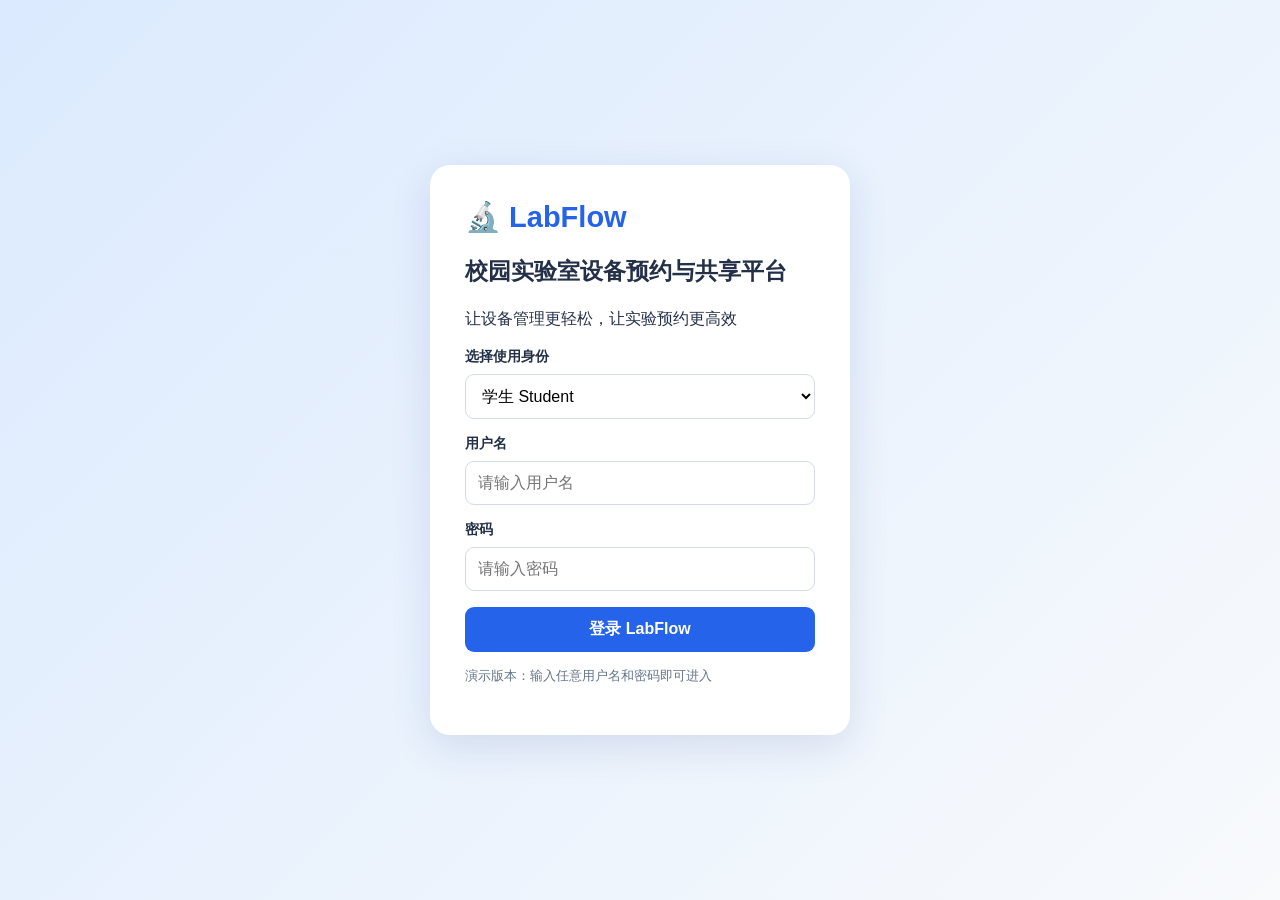
<file: index.html>
<!DOCTYPE html>
<html lang="zh-CN">
<head>
  <meta charset="UTF-8">
  <meta name="viewport" content="width=device-width, initial-scale=1.0">
  <title>LabFlow - 登录</title>
  <link rel="stylesheet" href="style.css">
</head>
<body class="login-body">

  <div class="login-card">
    <div class="logo">🔬 LabFlow</div>
    <h1>校园实验室设备预约与共享平台</h1>
    <p>让设备管理更轻松，让实验预约更高效</p>

    <label for="role">选择使用身份</label>
    <select id="role">
      <option value="student">学生 Student</option>
      <option value="teacher">教师 Teacher</option>
    </select>

    <label for="username">用户名</label>
    <input id="username" placeholder="请输入用户名">

    <label for="password">密码</label>
    <input id="password" type="password" placeholder="请输入密码">

    <button class="primary-btn" onclick="login()">
      登录 LabFlow
    </button>
    <p class="hint">演示版本：输入任意用户名和密码即可进入</p>
  </div>

  <script>
    function login() {
      const username =
        document.getElementById("username").value.trim();
      const password =
        document.getElementById("password").value;
      const role = document.getElementById("role").value;

      if (!username || !password) {
        alert("请输入用户名和密码！");
        return;
      }

      sessionStorage.setItem("labflowUser", username);
      sessionStorage.setItem("labflowRole", role);

      if (role === "student") {
        window.location.href = "student.html";
      } else {
        window.location.href = "teacher.html";
      }
    }
  </script>

</body>
</html>
</file>
<file: style.css>
/* ========== 全局样式 ========== */
* {
  box-sizing: border-box;
}

body {
  margin: 0;
  font-family: Arial, "Microsoft YaHei", sans-serif;
  background: #f3f6fb;
  color: #233047;
}

button, input, select, textarea {
  font: inherit;
}

button {
  cursor: pointer;
  transition: 0.2s;
}

button:hover {
  opacity: 0.85;
}

input, select, textarea {
  width: 100%;
  padding: 12px;
  margin: 8px 0 16px;
  border: 1px solid #d4dce7;
  border-radius: 9px;
  background: white;
}

label {
  display: block;
  font-size: 14px;
  font-weight: bold;
}

h1, h2, h3 {
  margin-top: 0;
}

p {
  line-height: 1.7;
}

.hidden {
  display: none !important;
}

.primary-btn {
  display: block;
  padding: 12px 18px;
  background: #2563eb;
  color: white;
  border: none;
  border-radius: 9px;
  font-weight: bold;
}

.outline-btn, .back-btn {
  padding: 10px 14px;
  background: white;
  color: #2563eb;
  border: 1px solid #2563eb;
  border-radius: 9px;
}

.small-btn {
  background: #2563eb;
  color: white;
  padding: 8px 12px;
  border: none;
  border-radius: 7px;
  margin: 3px;
}

.danger-btn {
  background: #dc3545;
}

.hint {
  font-size: 13px;
  color: #64748b;
}

.panel, .record-card {
  background: white;
  padding: 22px;
  margin: 16px 0;
  border-radius: 14px;
  box-shadow: 0 4px 18px #1e293b0d;
}

/* ========== 登录页面 ========== */
.login-body {
  min-height: 100vh;
  display: flex;
  align-items: center;
  justify-content: center;
  padding: 20px;
  background: linear-gradient(135deg, #dbeafe, #f8fafc);
}

.login-card {
  background: white;
  padding: 35px;
  border-radius: 20px;
  width: 100%;
  max-width: 420px;
  box-shadow: 0 12px 40px #1e3a8a20;
}

.logo {
  font-size: 29px;
  font-weight: bold;
  color: #2563eb;
  margin-bottom: 20px;
}

.login-card h1 {
  font-size: 23px;
  line-height: 1.5;
}

.login-card .primary-btn {
  width: 100%;
}

/* ========== 学生端 ========== */
.student-body {
  background: #f5f7fc;
}

.topbar {
  background: white;
  padding: 14px 6%;
  display: flex;
  align-items: center;
  justify-content: space-between;
  box-shadow: 0 2px 10px #00000008;
}

.brand {
  color: #2563eb;
  font-size: 24px;
  font-weight: bold;
}

.student-container {
  max-width: 950px;
  margin: 0 auto;
  padding: 24px 18px;
}

.hero {
  background: linear-gradient(120deg, #2563eb, #60a5fa);
  color: white;
  padding: 27px;
  border-radius: 17px;
  margin-bottom: 22px;
}

.hero h1 {
  font-size: 24px;
}

.student-nav {
  display: flex;
  gap: 10px;
  margin-bottom: 26px;
  overflow-x: auto;
}

.student-nav button {
  border: none;
  border-radius: 9px;
  padding: 13px 18px;
  background: white;
  color: #2563eb;
  white-space: nowrap;
  font-weight: bold;
}

.section-heading {
  display: flex;
  justify-content: space-between;
  align-items: center;
  gap: 12px;
}

.device-grid {
  display: grid;
  grid-template-columns: repeat(auto-fit, minmax(230px, 1fr));
  gap: 17px;
}

.device-card {
  background: white;
  padding: 24px;
  border-radius: 15px;
  box-shadow: 0 4px 16px #1e293b0b;
}

.device-card h3 {
  margin-bottom: 7px;
}

.device-icon {
  font-size: 38px;
  margin-bottom: 16px;
}

.device-card .primary-btn {
  width: 100%;
  margin-top: 20px;
}

.status {
  display: inline-block;
  padding: 6px 11px;
  border-radius: 20px;
  font-size: 12px;
  font-weight: bold;
  background: #e2e8f0;
  color: #475569;
}

.status.available,
.status.approved,
.status.completed {
  background: #dcfce7;
  color: #15803d;
}

.status.reserved,
.status.pending {
  background: #fef3c7;
  color: #92400e;
}

.status.maintenance,
.status.rejected {
  background: #fee2e2;
  color: #b91c1c;
}

.status.processing {
  background: #dbeafe;
  color: #1d4ed8;
}

.repair-image {
  max-width: 240px;
  max-height: 180px;
  display: block;
  object-fit: contain;
  margin-top: 12px;
  border-radius: 8px;
}

hr {
  border: none;
  border-top: 1px solid #e5e7eb;
  margin: 28px 0;
}

/* ========== 教师后台 ========== */
.teacher-body {
  display: flex;
  min-height: 100vh;
}

.sidebar {
  width: 235px;
  flex-shrink: 0;
  background: #14213d;
  color: white;
  padding: 24px 16px;
}

.sidebar-logo {
  font-size: 25px;
  font-weight: bold;
}

.sidebar p {
  font-size: 13px;
  color: #b3c0d3;
}

.sidebar button {
  display: block;
  width: 100%;
  text-align: left;
  border: none;
  background: transparent;
  color: white;
  padding: 14px;
  margin-top: 9px;
  border-radius: 9px;
}

.sidebar button:hover {
  background: #253b60;
}

.teacher-main {
  flex: 1;
  min-width: 0;
  padding: 30px;
}

.teacher-header {
  display: flex;
  align-items: center;
  justify-content: space-between;
  gap: 15px;
  margin-bottom: 28px;
}

.teacher-header h1 {
  font-size: 25px;
}

.stats-grid {
  display: grid;
  grid-template-columns: repeat(4, 1fr);
  gap: 16px;
}

.stat-card {
  background: white;
  border-radius: 13px;
  padding: 23px;
  box-shadow: 0 4px 16px #00000008;
}

.stat-card span {
  display: block;
  color: #64748b;
  font-size: 14px;
}

.stat-card strong {
  display: block;
  color: #2563eb;
  font-size: 35px;
  margin-top: 12px;
}

.table-wrap {
  overflow-x: auto;
  background: white;
  border-radius: 12px;
}

table {
  width: 100%;
  border-collapse: collapse;
  text-align: left;
}

th, td {
  padding: 15px;
  border-bottom: 1px solid #edf0f5;
  font-size: 14px;
}

th {
  background: #eaf1ff;
  color: #334155;
}

.chart-row {
  display: flex;
  align-items: center;
  gap: 14px;
  margin: 19px 0;
}

.chart-row span {
  width: 60px;
  flex-shrink: 0;
}

.chart-row strong {
  width: 30px;
}

.chart-track {
  height: 13px;
  flex: 1;
  background: #e5eaf3;
  border-radius: 20px;
  overflow: hidden;
}

.chart-fill {
  height: 100%;
  background: #3b82f6;
  border-radius: 20px;
}

/* ========== 响应式适配 ========== */
@media (max-width: 850px) {
  .stats-grid {
    grid-template-columns: repeat(2, 1fr);
  }

  .teacher-header {
    display: block;
  }
}

@media (max-width: 600px) {
  .teacher-body {
    display: block;
  }

  .sidebar {
    width: 100%;
    padding: 16px;
  }

  .sidebar button {
    display: inline-block;
    width: auto;
    padding: 10px;
  }

  .teacher-main {
    padding: 18px;
  }

  .stats-grid {
    grid-template-columns: repeat(2, 1fr);
  }

  .student-container {
    padding: 18px 12px;
  }

  .section-heading {
    align-items: flex-start;
  }

  .device-grid {
    grid-template-columns: 1fr;
  }

  .login-card {
    padding: 25px;
  }
}
</file>
